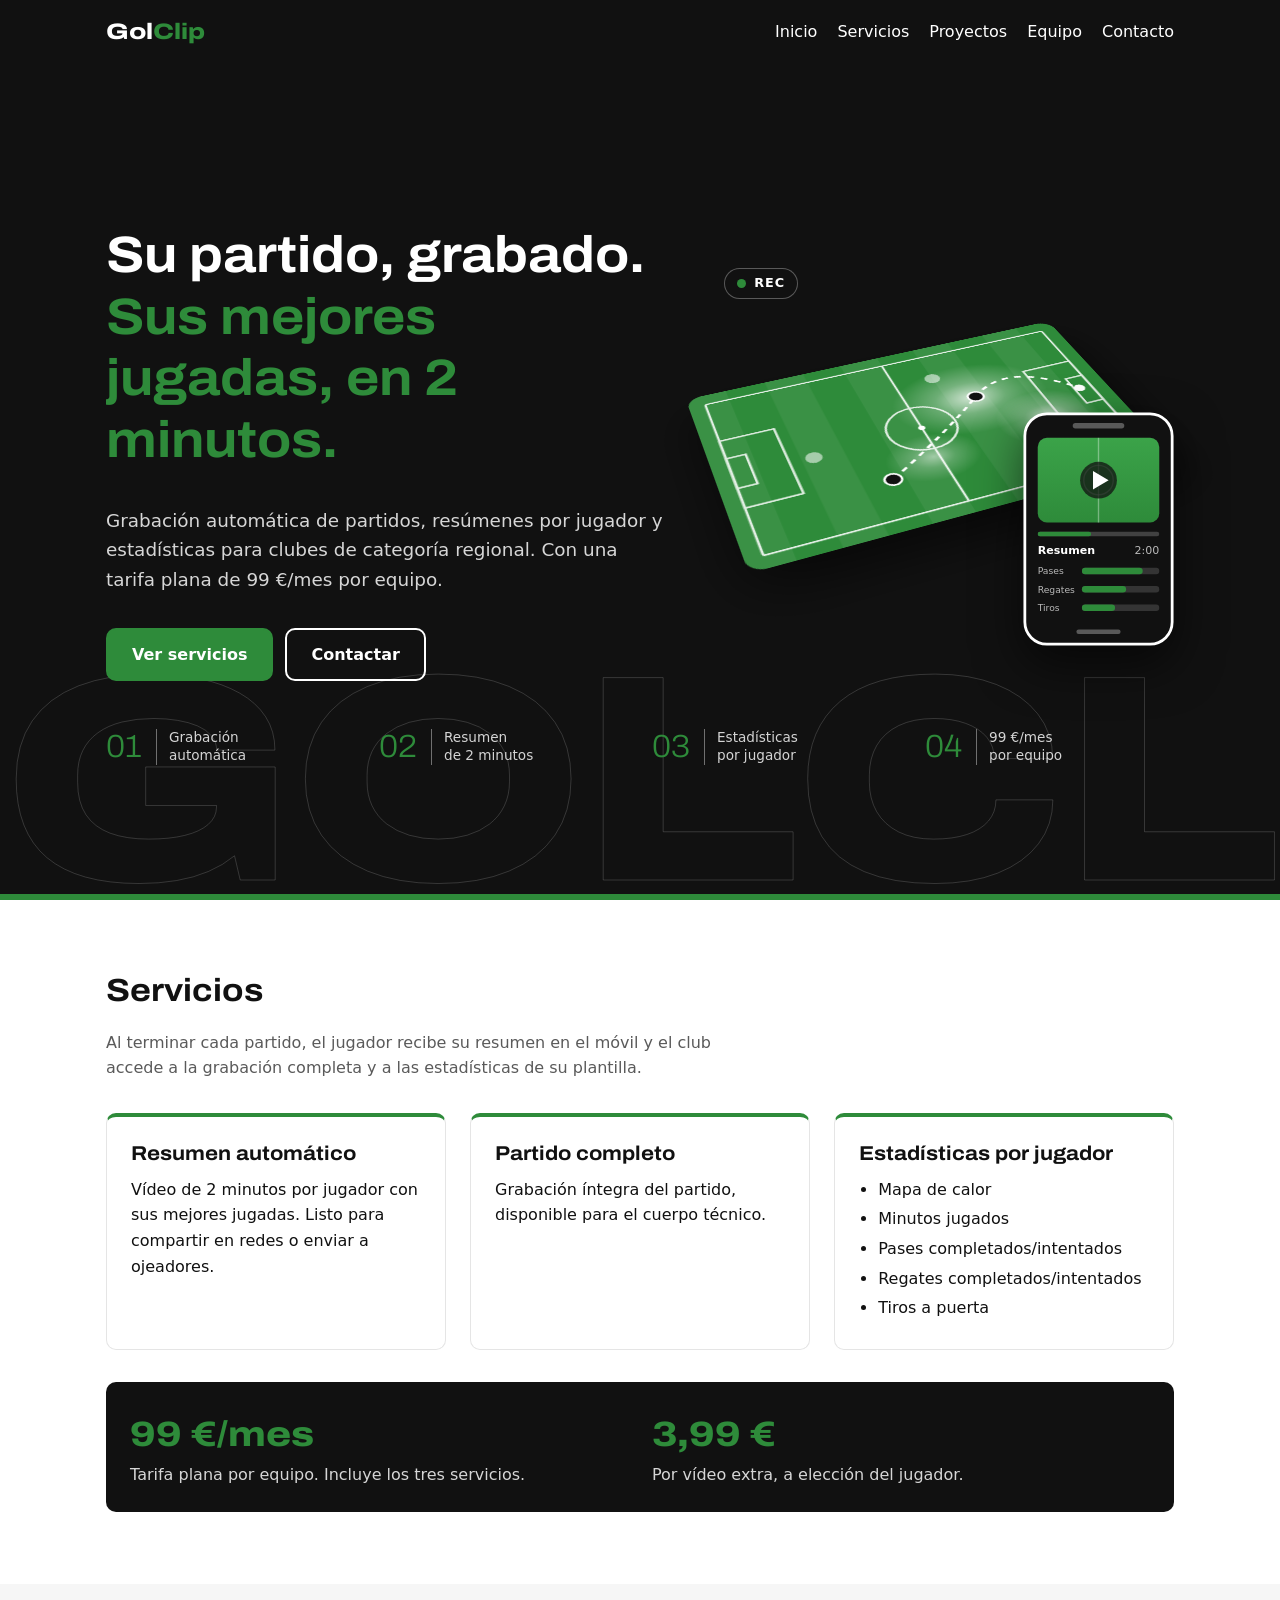
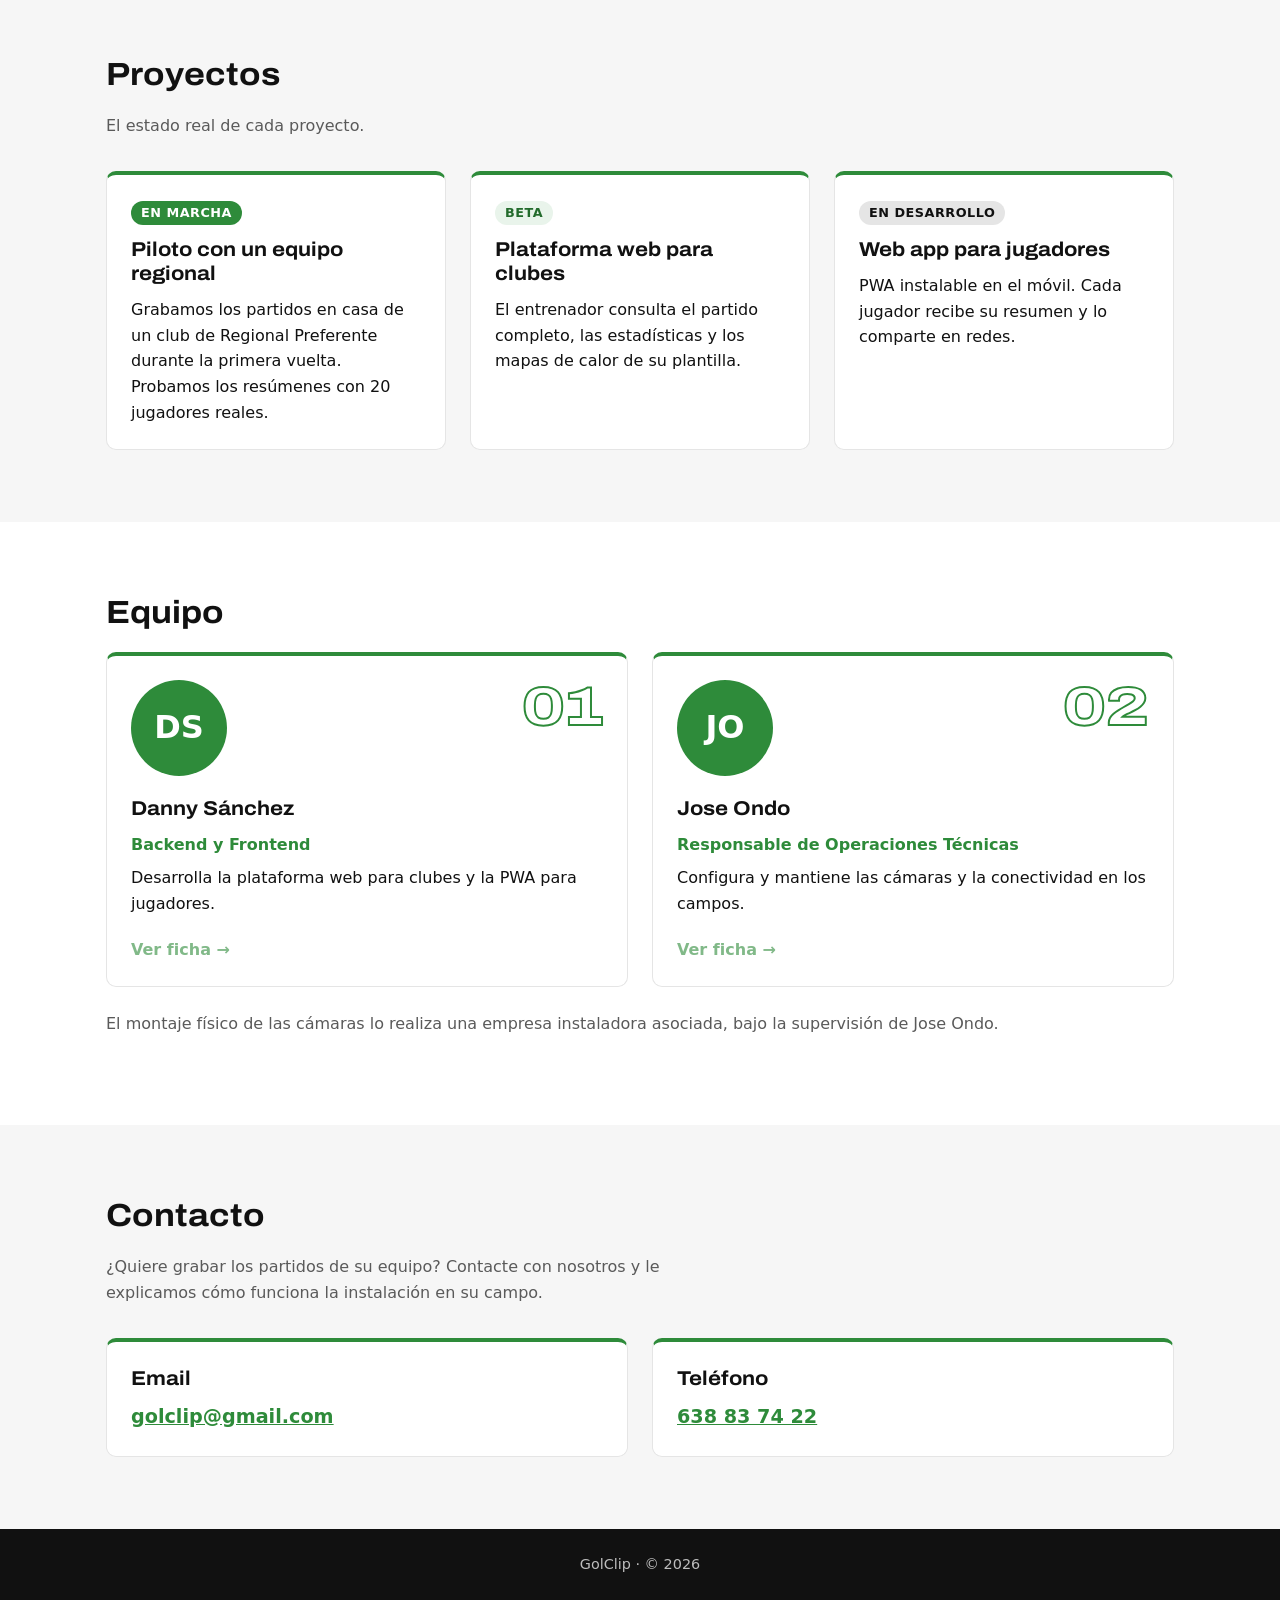
<file: index.html>
<!DOCTYPE html>
<html lang="es">
<head>
  <meta charset="UTF-8">
  <meta name="viewport" content="width=device-width, initial-scale=1.0">
  <title>GolClip · Grabación y resúmenes de partidos para fútbol regional</title>
  <meta name="description" content="Grabación automática de partidos, resúmenes de 2 minutos por jugador y estadísticas para clubes de categoría regional. Tarifa plana de 99 €/mes por equipo.">
  <link rel="preconnect" href="https://fonts.googleapis.com">
  <link rel="preconnect" href="https://fonts.gstatic.com" crossorigin>
  <link rel="stylesheet" href="https://fonts.googleapis.com/css2?family=Archivo:wdth,wght@62..125,300..800&display=swap">
  <link rel="stylesheet" href="css/estilos.css">
  <script>
    /* Oculta el inicio hasta que arranca la animación de entrada.
       Si el JS falla, a los 3 s se muestra igualmente. */
    if (!matchMedia('(prefers-reduced-motion: reduce)').matches) {
      document.documentElement.classList.add('pre');
      setTimeout(function () { document.documentElement.classList.remove('pre'); }, 3000);
    }
  </script>
  <script src="js/animaciones.js" defer></script>
</head>
<body>

  <header class="cabecera">
    <div class="contenedor">
      <a class="logo" href="#inicio">Gol<span>Clip</span></a>
      <nav aria-label="Principal">
        <ul class="menu">
          <li><a href="#inicio">Inicio</a></li>
          <li><a href="#servicios">Servicios</a></li>
          <li><a href="#proyectos">Proyectos</a></li>
          <li><a href="#equipo">Equipo</a></li>
          <li><a href="#contacto">Contacto</a></li>
        </ul>
      </nav>
    </div>
  </header>

  <main>

    <!-- ===== Inicio ===== -->
    <section id="inicio" class="hero">

      <!-- Palabra gigante de fondo: aparece letra a letra -->
      <!-- Dos copias idénticas: la pista se desplaza un 50 % y vuelve a empezar sin corte -->
      <div class="palabra" aria-hidden="true">
        <div class="palabra__pista">
          <span class="palabra__grupo"><span>G</span><span>O</span><span>L</span><span>C</span><span>L</span><span>I</span><span>P</span></span>
          <span class="palabra__grupo"><span>G</span><span>O</span><span>L</span><span>C</span><span>L</span><span>I</span><span>P</span></span>
        </div>
      </div>

      <div class="contenedor hero__rejilla">
        <div class="hero__texto">
          <h1 class="mascara"><span class="mascara__in">Su partido, grabado. <em>Sus mejores jugadas, en 2 minutos.</em></span></h1>
          <p class="mascara"><span class="mascara__in">Grabación automática de partidos, resúmenes por jugador y estadísticas para clubes de categoría regional. Con una tarifa plana de 99 €/mes por equipo.</span></p>
          <div class="botones">
            <a class="boton" href="#servicios">Ver servicios</a>
            <a class="boton boton--secundario" href="#contacto">Contactar</a>
          </div>
        </div>

        <!-- Escena: el campo gira en 3D como una cámara que pasa de vista aérea a vista de grada -->
        <div class="escena" role="img" aria-label="Campo de fútbol grabado desde la grada, con mapa de calor de un jugador y su resumen de 2 minutos en el móvil">
          <div class="escena__giro">
            <div class="escena__camara">
              <img class="escena__campo" src="img/campo.svg" width="350" height="230" alt="">
            </div>
          </div>
          <span class="escena__rec">REC</span>
          <img class="escena__movil" src="img/movil.svg" width="164" height="254" alt="">
        </div>
      </div>

      <!-- Cifras 01–04 al pie del inicio -->
      <ol class="contenedor cifras">
        <li class="cifra"><div class="cifra__in"><span class="cifra__num">01</span><span class="cifra__txt">Grabación<br>automática</span></div></li>
        <li class="cifra"><div class="cifra__in"><span class="cifra__num">02</span><span class="cifra__txt">Resumen<br>de 2 minutos</span></div></li>
        <li class="cifra"><div class="cifra__in"><span class="cifra__num">03</span><span class="cifra__txt">Estadísticas<br>por jugador</span></div></li>
        <li class="cifra"><div class="cifra__in"><span class="cifra__num">04</span><span class="cifra__txt">99 €/mes<br>por equipo</span></div></li>
      </ol>
    </section>

    <!-- ===== Servicios ===== -->
    <section id="servicios" class="seccion">
      <div class="contenedor">
        <h2 class="seccion__titulo">Servicios</h2>
        <p class="seccion__intro">Al terminar cada partido, el jugador recibe su resumen en el móvil y el club accede a la grabación completa y a las estadísticas de su plantilla.</p>

        <div class="rejilla">
          <article class="tarjeta">
            <h3>Resumen automático</h3>
            <p>Vídeo de 2 minutos por jugador con sus mejores jugadas. Listo para compartir en redes o enviar a ojeadores.</p>
          </article>

          <article class="tarjeta">
            <h3>Partido completo</h3>
            <p>Grabación íntegra del partido, disponible para el cuerpo técnico.</p>
          </article>

          <article class="tarjeta">
            <h3>Estadísticas por jugador</h3>
            <ul class="lista-datos">
              <li>Mapa de calor</li>
              <li>Minutos jugados</li>
              <li>Pases completados/intentados</li>
              <li>Regates completados/intentados</li>
              <li>Tiros a puerta</li>
            </ul>
          </article>
        </div>

        <div class="precios">
          <div class="precio">
            <span class="precio__cifra">99 €/mes</span>
            <span class="precio__detalle">Tarifa plana por equipo. Incluye los tres servicios.</span>
          </div>
          <div class="precio">
            <span class="precio__cifra">3,99 €</span>
            <span class="precio__detalle">Por vídeo extra, a elección del jugador.</span>
          </div>
        </div>
      </div>
    </section>

    <!-- ===== Proyectos ===== -->
    <section id="proyectos" class="seccion seccion--gris">
      <div class="contenedor">
        <h2 class="seccion__titulo">Proyectos</h2>
        <p class="seccion__intro">El estado real de cada proyecto.</p>

        <div class="rejilla">
          <article class="tarjeta">
            <span class="estado estado--marcha">En marcha</span>
            <h3>Piloto con un equipo regional</h3>
            <p>Grabamos los partidos en casa de un club de Regional Preferente durante la primera vuelta. Probamos los resúmenes con 20 jugadores reales.</p>
          </article>

          <article class="tarjeta">
            <span class="estado estado--beta">Beta</span>
            <h3>Plataforma web para clubes</h3>
            <p>El entrenador consulta el partido completo, las estadísticas y los mapas de calor de su plantilla.</p>
          </article>

          <article class="tarjeta">
            <span class="estado estado--desarrollo">En desarrollo</span>
            <h3>Web app para jugadores</h3>
            <p>PWA instalable en el móvil. Cada jugador recibe su resumen y lo comparte en redes.</p>
          </article>
        </div>
      </div>
    </section>

    <!-- ===== Equipo ===== -->
    <section id="equipo" class="seccion">
      <div class="contenedor">
        <h2 class="seccion__titulo">Equipo</h2>

        <div class="rejilla rejilla--2">
          <a class="tarjeta miembro" href="equipo/danny-sanchez.html">
            <div class="miembro__cabecera">
              <!-- [FOTO] Sustituir las iniciales por la foto de Danny -->
              <div class="foto foto--miembro" aria-hidden="true">DS</div>
              <span class="dorsal dorsal--peq" aria-hidden="true">01</span>
            </div>
            <h3>Danny Sánchez</h3>
            <span class="rol">Backend y Frontend</span>
            <p>Desarrolla la plataforma web para clubes y la PWA para jugadores.</p>
            <span class="miembro__ver">Ver ficha →</span>
          </a>

          <a class="tarjeta miembro" href="equipo/jose-ondo.html">
            <div class="miembro__cabecera">
              <!-- [FOTO] Sustituir las iniciales por la foto de Jose -->
              <div class="foto foto--miembro" aria-hidden="true">JO</div>
              <span class="dorsal dorsal--peq" aria-hidden="true">02</span>
            </div>
            <h3>Jose Ondo</h3>
            <span class="rol">Responsable de Operaciones Técnicas</span>
            <p>Configura y mantiene las cámaras y la conectividad en los campos.</p>
            <span class="miembro__ver">Ver ficha →</span>
          </a>
        </div>

        <p class="socio">El montaje físico de las cámaras lo realiza una empresa instaladora asociada, bajo la supervisión de Jose Ondo.</p>
      </div>
    </section>

    <!-- ===== Contacto ===== -->
    <section id="contacto" class="seccion seccion--gris">
      <div class="contenedor">
        <h2 class="seccion__titulo">Contacto</h2>
        <p class="seccion__intro">¿Quiere grabar los partidos de su equipo? Contacte con nosotros y le explicamos cómo funciona la instalación en su campo.</p>

        <div class="contacto-datos">
          <div class="tarjeta">
            <h3>Email</h3>
            <a href="mailto:golclip@gmail.com">golclip@gmail.com</a>
          </div>
          <div class="tarjeta">
            <h3>Teléfono</h3>
            <a href="tel:+34638837422">638 83 74 22</a>
          </div>
        </div>
      </div>
    </section>

  </main>

  <footer class="pie">
    <div class="contenedor">GolClip · © 2026</div>
  </footer>

</body>
</html>
</file>
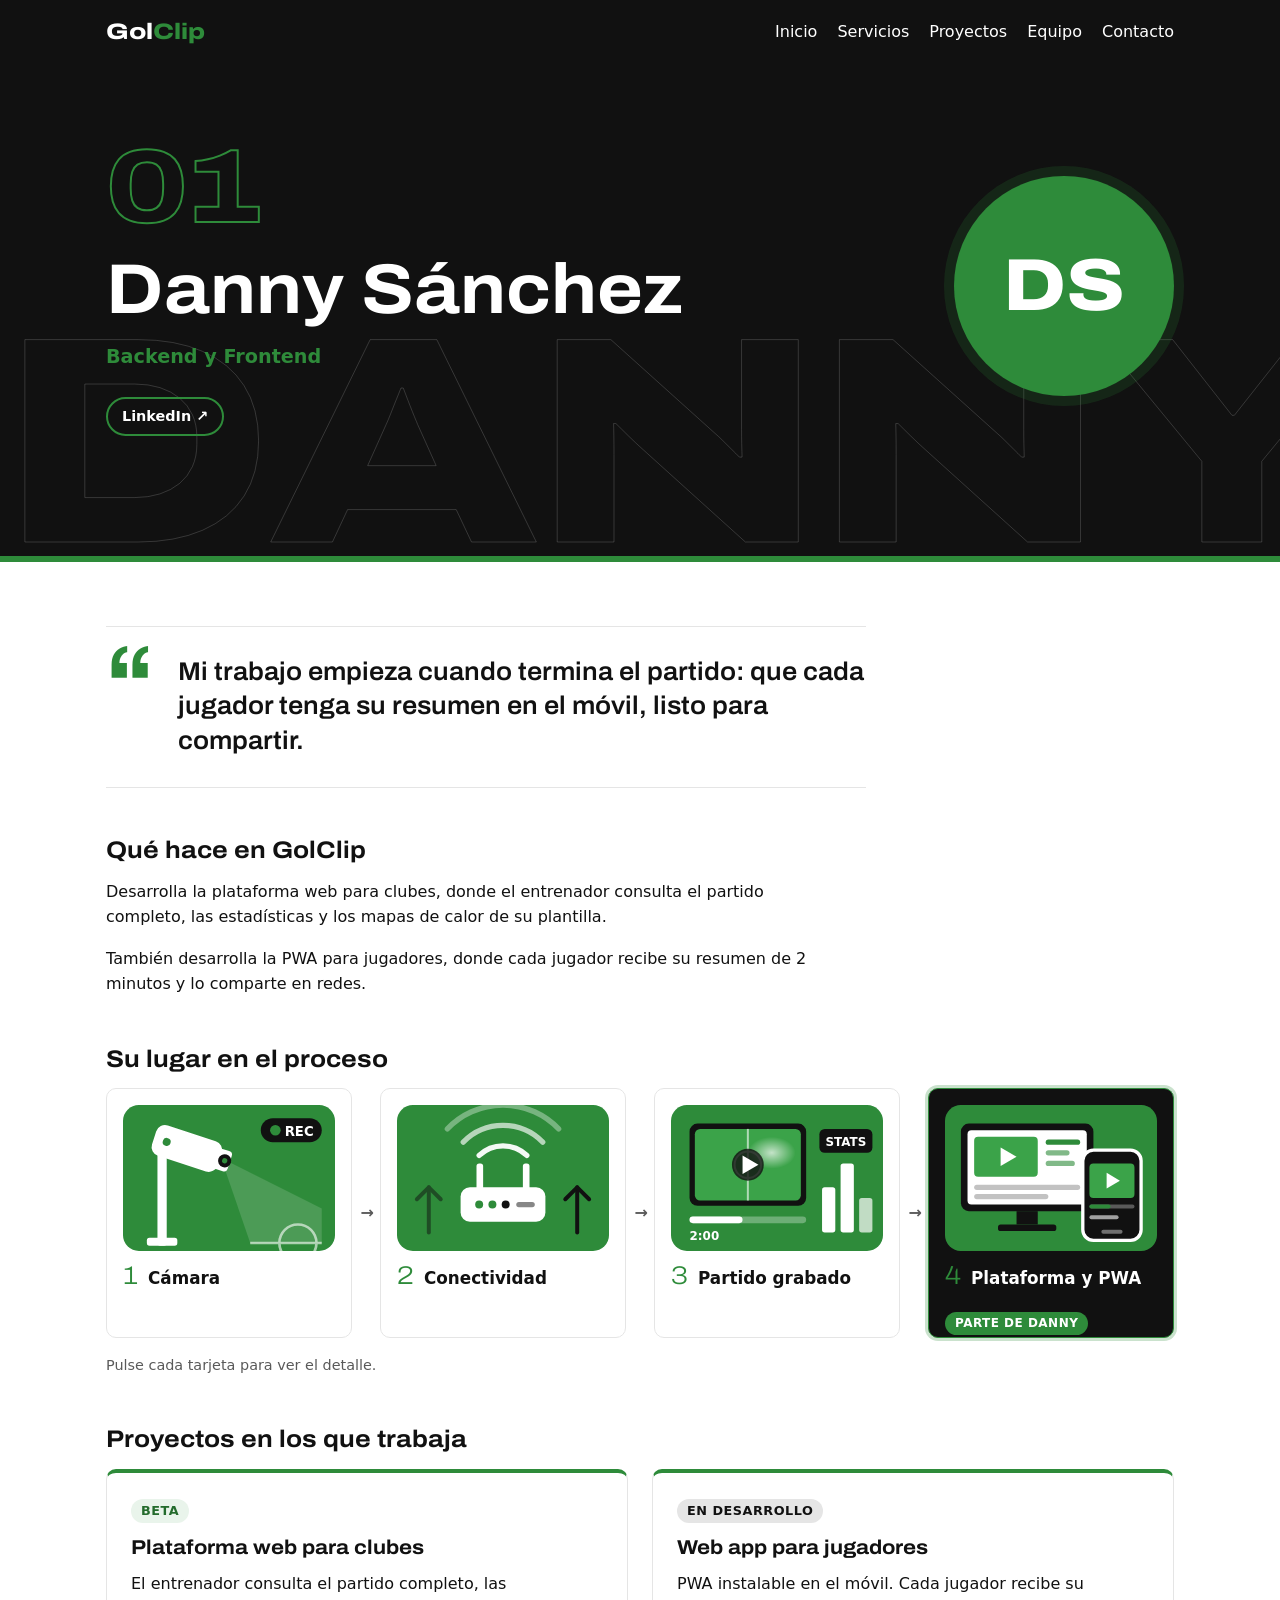
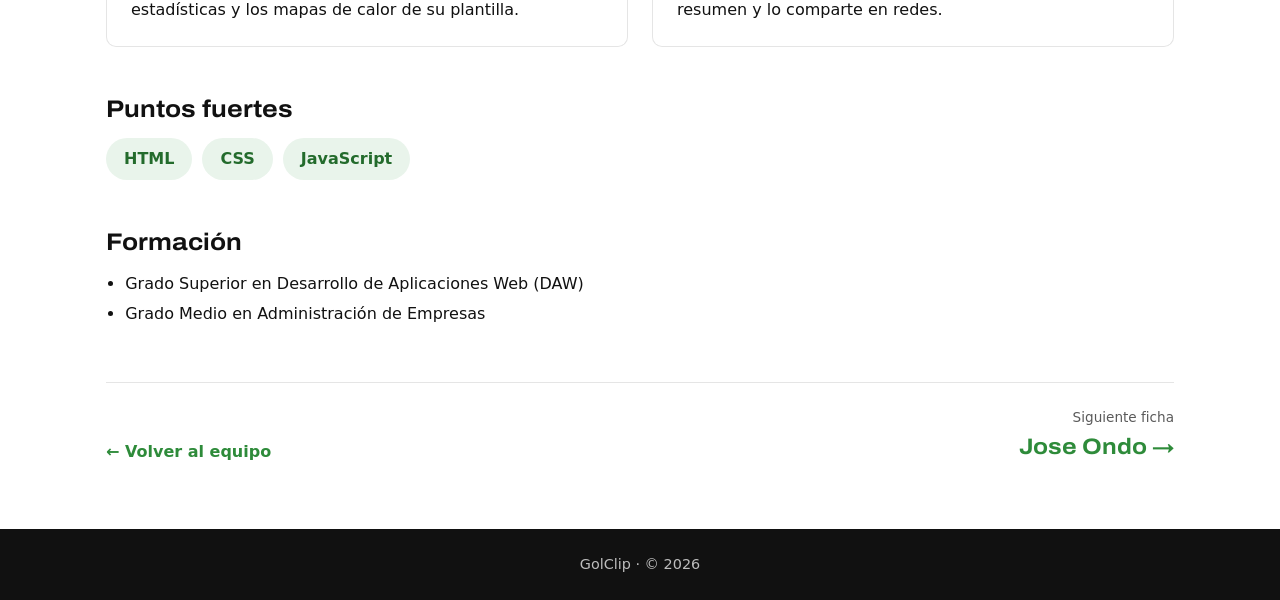
<file: equipo/danny-sanchez.html>
<!DOCTYPE html>
<html lang="es">
<head>
  <meta charset="UTF-8">
  <meta name="viewport" content="width=device-width, initial-scale=1.0">
  <title>Danny Sánchez · Equipo GolClip</title>
  <meta name="description" content="Danny Sánchez, Backend y Frontend en GolClip.">
  <link rel="preconnect" href="https://fonts.googleapis.com">
  <link rel="preconnect" href="https://fonts.gstatic.com" crossorigin>
  <link rel="stylesheet" href="https://fonts.googleapis.com/css2?family=Archivo:wdth,wght@62..125,300..800&display=swap">
  <link rel="stylesheet" href="../css/estilos.css">
  <script>
    if (!matchMedia('(prefers-reduced-motion: reduce)').matches) {
      document.documentElement.classList.add('pre');
      setTimeout(function () { document.documentElement.classList.remove('pre'); }, 3000);
    }
  </script>
  <script src="../js/animaciones.js" defer></script>
</head>
<body>

  <header class="cabecera">
    <div class="contenedor">
      <a class="logo" href="../index.html#inicio">Gol<span>Clip</span></a>
      <nav aria-label="Principal">
        <ul class="menu">
          <li><a href="../index.html#inicio">Inicio</a></li>
          <li><a href="../index.html#servicios">Servicios</a></li>
          <li><a href="../index.html#proyectos">Proyectos</a></li>
          <li><a href="../index.html#equipo">Equipo</a></li>
          <li><a href="../index.html#contacto">Contacto</a></li>
        </ul>
      </nav>
    </div>
  </header>

  <main>

    <!-- Cabecera tipo ficha de jugador -->
    <section class="ficha-hero">
      <div class="palabra" aria-hidden="true">
        <div class="palabra__pista">
          <span class="palabra__grupo"><span>D</span><span>A</span><span>N</span><span>N</span><span>Y</span></span>
          <span class="palabra__grupo"><span>D</span><span>A</span><span>N</span><span>N</span><span>Y</span></span>
        </div>
      </div>

      <div class="contenedor ficha-hero__rejilla">
        <div>
          <span class="dorsal" aria-hidden="true">01</span>
          <h1 class="mascara"><span class="mascara__in">Danny Sánchez</span></h1>
          <span class="rol">Backend y Frontend</span>
          <a class="linkedin" href="https://www.linkedin.com/in/danny-sanchez-894342303/" target="_blank" rel="noopener">LinkedIn ↗</a>
        </div>
        <!-- [FOTO] Sustituir las iniciales por la foto de Danny -->
        <div class="foto foto--ficha" aria-hidden="true">DS</div>
      </div>
    </section>

    <div class="contenedor ficha">

      <blockquote class="cita">
        <p>Mi trabajo empieza cuando termina el partido: que cada jugador tenga su resumen en el móvil, listo para compartir.</p>
      </blockquote>

      <section class="ficha__bloque">
        <h2>Qué hace en GolClip</h2>
        <p>Desarrolla la plataforma web para clubes, donde el entrenador consulta el partido completo, las estadísticas y los mapas de calor de su plantilla.</p>
        <p>También desarrolla la PWA para jugadores, donde cada jugador recibe su resumen de 2 minutos y lo comparte en redes.</p>
      </section>

      <section class="ficha__bloque ficha__bloque--ancho">
        <h2>Su lugar en el proceso</h2>
        <ol class="proceso">
          <li class="paso" tabindex="0">
            <div class="paso__giro">
              <div class="paso__cara paso__cara--frente" aria-hidden="true">
                <img class="paso__img" src="../img/paso-camara.svg" alt="" width="160" height="110">
                <span class="paso__titulo"><span class="paso__num">1</span>Cámara</span>
              </div>
              <div class="paso__cara paso__cara--dorso">
                <span class="paso__num">1</span>
                <strong class="paso__nombre">Cámara</strong>
                <span class="paso__desc">Graba el partido en el campo.</span>
              </div>
            </div>
          </li>
          <li class="paso" tabindex="0">
            <div class="paso__giro">
              <div class="paso__cara paso__cara--frente" aria-hidden="true">
                <img class="paso__img" src="../img/paso-conectividad.svg" alt="" width="160" height="110">
                <span class="paso__titulo"><span class="paso__num">2</span>Conectividad</span>
              </div>
              <div class="paso__cara paso__cara--dorso">
                <span class="paso__num">2</span>
                <strong class="paso__nombre">Conectividad</strong>
                <span class="paso__desc">Envía la grabación desde el campo.</span>
              </div>
            </div>
          </li>
          <li class="paso" tabindex="0">
            <div class="paso__giro">
              <div class="paso__cara paso__cara--frente" aria-hidden="true">
                <img class="paso__img" src="../img/paso-partido.svg" alt="" width="160" height="110">
                <span class="paso__titulo"><span class="paso__num">3</span>Partido grabado</span>
              </div>
              <div class="paso__cara paso__cara--dorso">
                <span class="paso__num">3</span>
                <strong class="paso__nombre">Partido grabado</strong>
                <span class="paso__desc">Partido completo, resúmenes y estadísticas.</span>
              </div>
            </div>
          </li>
          <li class="paso paso--activo" tabindex="0">
            <div class="paso__giro">
              <div class="paso__cara paso__cara--frente" aria-hidden="true">
                <img class="paso__img" src="../img/paso-pantallas.svg" alt="" width="160" height="110">
                <span class="paso__titulo"><span class="paso__num">4</span>Plataforma y PWA</span>
                <span class="paso__suyo">Parte de Danny</span>
              </div>
              <div class="paso__cara paso__cara--dorso">
                <span class="paso__num">4</span>
                <strong class="paso__nombre">Plataforma y PWA</strong>
                <span class="paso__desc">El club y el jugador lo ven en su pantalla.</span>
                <span class="paso__suyo">Parte de Danny</span>
              </div>
            </div>
          </li>
        </ol>
        <p class="proceso__pista">Pulse cada tarjeta para ver el detalle.</p>
      </section>

      <section class="ficha__bloque ficha__bloque--ancho">
        <h2>Proyectos en los que trabaja</h2>
        <div class="rejilla rejilla--2">
          <article class="tarjeta">
            <span class="estado estado--beta">Beta</span>
            <h3>Plataforma web para clubes</h3>
            <p>El entrenador consulta el partido completo, las estadísticas y los mapas de calor de su plantilla.</p>
          </article>
          <article class="tarjeta">
            <span class="estado estado--desarrollo">En desarrollo</span>
            <h3>Web app para jugadores</h3>
            <p>PWA instalable en el móvil. Cada jugador recibe su resumen y lo comparte en redes.</p>
          </article>
        </div>
      </section>

      <section class="ficha__bloque">
        <h2>Puntos fuertes</h2>
        <ul class="etiquetas">
          <li>HTML</li>
          <li>CSS</li>
          <li>JavaScript</li>
        </ul>
      </section>

      <section class="ficha__bloque">
        <h2>Formación</h2>
        <ul class="lista-datos">
          <li>Grado Superior en Desarrollo de Aplicaciones Web (DAW)</li>
          <li>Grado Medio en Administración de Empresas</li>
        </ul>
      </section>

      <nav class="ficha-nav" aria-label="Fichas del equipo">
        <a class="volver" href="../index.html#equipo">← Volver al equipo</a>
        <a class="siguiente" href="jose-ondo.html"><span>Siguiente ficha</span>Jose Ondo →</a>
      </nav>
    </div>
  </main>

  <footer class="pie">
    <div class="contenedor">GolClip · © 2026</div>
  </footer>

</body>
</html>
</file>
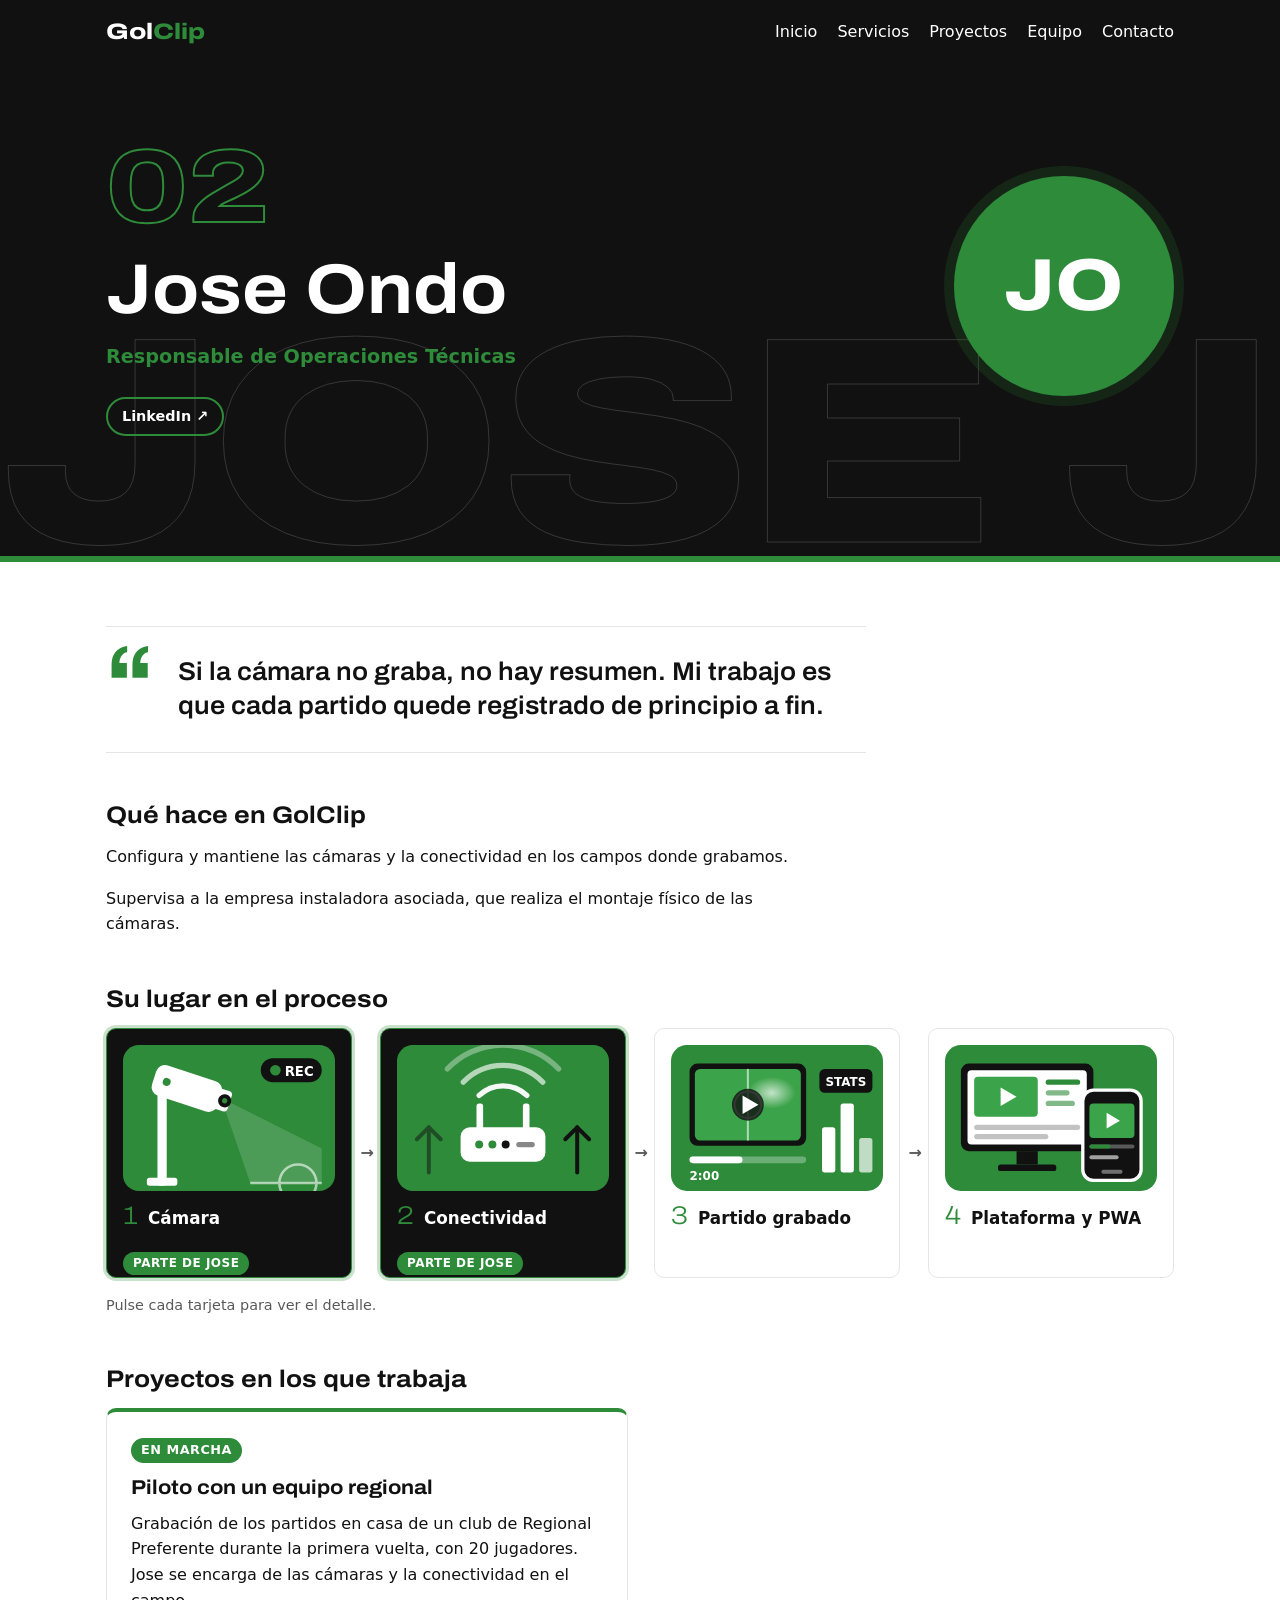
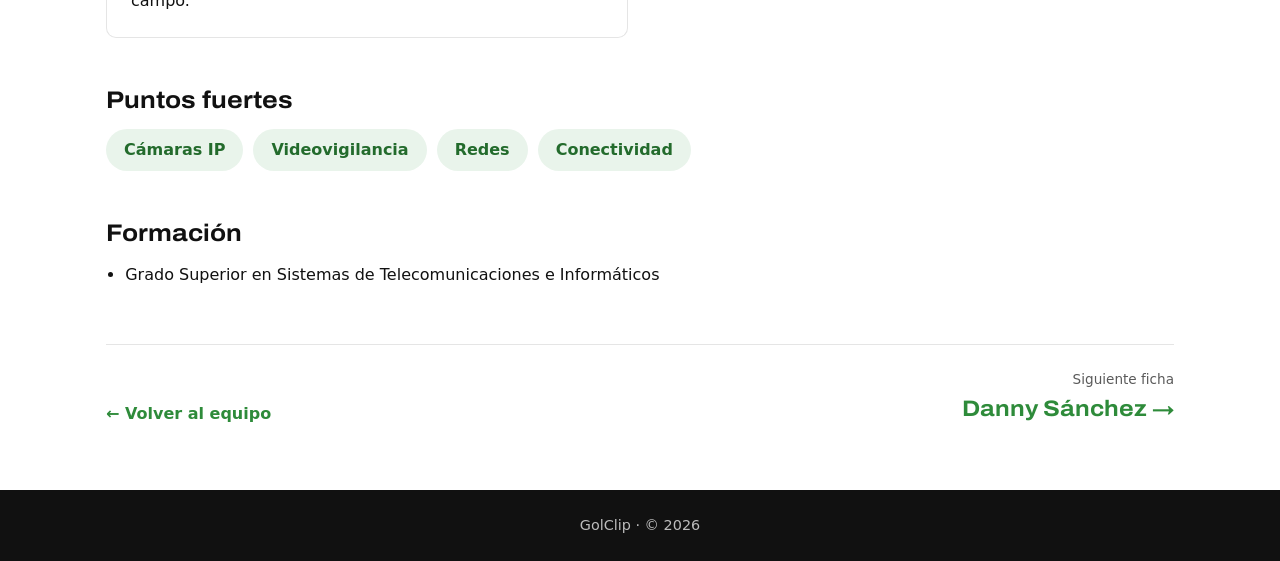
<file: equipo/jose-ondo.html>
<!DOCTYPE html>
<html lang="es">
<head>
  <meta charset="UTF-8">
  <meta name="viewport" content="width=device-width, initial-scale=1.0">
  <title>Jose Ondo · Equipo GolClip</title>
  <meta name="description" content="Jose Ondo, Responsable de Operaciones Técnicas en GolClip.">
  <link rel="preconnect" href="https://fonts.googleapis.com">
  <link rel="preconnect" href="https://fonts.gstatic.com" crossorigin>
  <link rel="stylesheet" href="https://fonts.googleapis.com/css2?family=Archivo:wdth,wght@62..125,300..800&display=swap">
  <link rel="stylesheet" href="../css/estilos.css">
  <script>
    if (!matchMedia('(prefers-reduced-motion: reduce)').matches) {
      document.documentElement.classList.add('pre');
      setTimeout(function () { document.documentElement.classList.remove('pre'); }, 3000);
    }
  </script>
  <script src="../js/animaciones.js" defer></script>
</head>
<body>

  <header class="cabecera">
    <div class="contenedor">
      <a class="logo" href="../index.html#inicio">Gol<span>Clip</span></a>
      <nav aria-label="Principal">
        <ul class="menu">
          <li><a href="../index.html#inicio">Inicio</a></li>
          <li><a href="../index.html#servicios">Servicios</a></li>
          <li><a href="../index.html#proyectos">Proyectos</a></li>
          <li><a href="../index.html#equipo">Equipo</a></li>
          <li><a href="../index.html#contacto">Contacto</a></li>
        </ul>
      </nav>
    </div>
  </header>

  <main>

    <!-- Cabecera tipo ficha de jugador -->
    <section class="ficha-hero">
      <div class="palabra" aria-hidden="true">
        <div class="palabra__pista">
          <span class="palabra__grupo"><span>J</span><span>O</span><span>S</span><span>E</span></span>
          <span class="palabra__grupo"><span>J</span><span>O</span><span>S</span><span>E</span></span>
        </div>
      </div>

      <div class="contenedor ficha-hero__rejilla">
        <div>
          <span class="dorsal" aria-hidden="true">02</span>
          <h1 class="mascara"><span class="mascara__in">Jose Ondo</span></h1>
          <span class="rol">Responsable de Operaciones Técnicas</span>
          <a class="linkedin" href="https://www.linkedin.com/in/joseondo" target="_blank" rel="noopener">LinkedIn ↗</a>
        </div>
        <!-- [FOTO] Sustituir las iniciales por la foto de Jose -->
        <div class="foto foto--ficha" aria-hidden="true">JO</div>
      </div>
    </section>

    <div class="contenedor ficha">

      <blockquote class="cita">
        <p>Si la cámara no graba, no hay resumen. Mi trabajo es que cada partido quede registrado de principio a fin.</p>
      </blockquote>

      <section class="ficha__bloque">
        <h2>Qué hace en GolClip</h2>
        <p>Configura y mantiene las cámaras y la conectividad en los campos donde grabamos.</p>
        <p>Supervisa a la empresa instaladora asociada, que realiza el montaje físico de las cámaras.</p>
      </section>

      <section class="ficha__bloque ficha__bloque--ancho">
        <h2>Su lugar en el proceso</h2>
        <ol class="proceso">
          <li class="paso paso--activo" tabindex="0">
            <div class="paso__giro">
              <div class="paso__cara paso__cara--frente" aria-hidden="true">
                <img class="paso__img" src="../img/paso-camara.svg" alt="" width="160" height="110">
                <span class="paso__titulo"><span class="paso__num">1</span>Cámara</span>
                <span class="paso__suyo">Parte de Jose</span>
              </div>
              <div class="paso__cara paso__cara--dorso">
                <span class="paso__num">1</span>
                <strong class="paso__nombre">Cámara</strong>
                <span class="paso__desc">Graba el partido en el campo.</span>
                <span class="paso__suyo">Parte de Jose</span>
              </div>
            </div>
          </li>
          <li class="paso paso--activo" tabindex="0">
            <div class="paso__giro">
              <div class="paso__cara paso__cara--frente" aria-hidden="true">
                <img class="paso__img" src="../img/paso-conectividad.svg" alt="" width="160" height="110">
                <span class="paso__titulo"><span class="paso__num">2</span>Conectividad</span>
                <span class="paso__suyo">Parte de Jose</span>
              </div>
              <div class="paso__cara paso__cara--dorso">
                <span class="paso__num">2</span>
                <strong class="paso__nombre">Conectividad</strong>
                <span class="paso__desc">Envía la grabación desde el campo.</span>
                <span class="paso__suyo">Parte de Jose</span>
              </div>
            </div>
          </li>
          <li class="paso" tabindex="0">
            <div class="paso__giro">
              <div class="paso__cara paso__cara--frente" aria-hidden="true">
                <img class="paso__img" src="../img/paso-partido.svg" alt="" width="160" height="110">
                <span class="paso__titulo"><span class="paso__num">3</span>Partido grabado</span>
              </div>
              <div class="paso__cara paso__cara--dorso">
                <span class="paso__num">3</span>
                <strong class="paso__nombre">Partido grabado</strong>
                <span class="paso__desc">Partido completo, resúmenes y estadísticas.</span>
              </div>
            </div>
          </li>
          <li class="paso" tabindex="0">
            <div class="paso__giro">
              <div class="paso__cara paso__cara--frente" aria-hidden="true">
                <img class="paso__img" src="../img/paso-pantallas.svg" alt="" width="160" height="110">
                <span class="paso__titulo"><span class="paso__num">4</span>Plataforma y PWA</span>
              </div>
              <div class="paso__cara paso__cara--dorso">
                <span class="paso__num">4</span>
                <strong class="paso__nombre">Plataforma y PWA</strong>
                <span class="paso__desc">El club y el jugador lo ven en su pantalla.</span>
              </div>
            </div>
          </li>
        </ol>
        <p class="proceso__pista">Pulse cada tarjeta para ver el detalle.</p>
      </section>

      <section class="ficha__bloque ficha__bloque--ancho">
        <h2>Proyectos en los que trabaja</h2>
        <div class="rejilla rejilla--2">
          <article class="tarjeta">
            <span class="estado estado--marcha">En marcha</span>
            <h3>Piloto con un equipo regional</h3>
            <p>Grabación de los partidos en casa de un club de Regional Preferente durante la primera vuelta, con 20 jugadores. Jose se encarga de las cámaras y la conectividad en el campo.</p>
          </article>
        </div>
      </section>

      <section class="ficha__bloque">
        <h2>Puntos fuertes</h2>
        <ul class="etiquetas">
          <li>Cámaras IP</li>
          <li>Videovigilancia</li>
          <li>Redes</li>
          <li>Conectividad</li>
        </ul>
      </section>

      <section class="ficha__bloque">
        <h2>Formación</h2>
        <ul class="lista-datos">
          <li>Grado Superior en Sistemas de Telecomunicaciones e Informáticos</li>
        </ul>
      </section>

      <nav class="ficha-nav" aria-label="Fichas del equipo">
        <a class="volver" href="../index.html#equipo">← Volver al equipo</a>
        <a class="siguiente" href="danny-sanchez.html"><span>Siguiente ficha</span>Danny Sánchez →</a>
      </nav>
    </div>
  </main>

  <footer class="pie">
    <div class="contenedor">GolClip · © 2026</div>
  </footer>

</body>
</html>
</file>
<file: css/estilos.css>
/* ==========================================================
   GolClip · estilos compartidos (index + fichas del equipo)
   ========================================================== */

:root {
  --verde: #2E8B3A;
  --verde-oscuro: #236B2C;
  --verde-suave: #E9F4EB;
  --negro: #111111;
  --gris: #5A5A5A;
  --gris-claro: #E5E5E5;
  --blanco: #FFFFFF;

  --ancho-max: 1100px;
  --radio: 10px;
  --alto-cabecera: 64px;
  --ease-out: cubic-bezier(.16, 1, .3, 1);
}

/* ---------- Base ---------- */

*,
*::before,
*::after {
  box-sizing: border-box;
}

html {
  scroll-behavior: smooth;
  scroll-padding-top: var(--alto-cabecera);
}

body {
  margin: 0;
  font-family: system-ui, -apple-system, "Segoe UI", Roboto, Arial, sans-serif;
  font-size: 1rem;
  line-height: 1.6;
  color: var(--negro);
  background: var(--blanco);
}

h1, h2, h3 {
  font-family: "Archivo", system-ui, sans-serif;
  font-stretch: 110%;
  line-height: 1.2;
  margin: 0 0 0.6em;
}

p {
  margin: 0 0 1em;
}

a {
  color: var(--verde);
}

a:hover {
  color: var(--verde-oscuro);
}

.contenedor {
  max-width: var(--ancho-max);
  margin: 0 auto;
  padding: 0 16px;
}

/* ---------- Cabecera ---------- */

.cabecera {
  position: sticky;
  top: 0;
  z-index: 10;
  background: var(--negro);
}

.cabecera .contenedor {
  display: flex;
  align-items: center;
  justify-content: space-between;
  gap: 16px;
  min-height: var(--alto-cabecera);
}

.logo {
  font-family: "Archivo", system-ui, sans-serif;
  font-stretch: 125%;
  font-size: 1.4rem;
  font-weight: 800;
  color: var(--blanco);
  text-decoration: none;
}

.logo span {
  color: var(--verde);
}

.logo:hover {
  color: var(--blanco);
}

.menu {
  display: flex;
  flex-wrap: wrap;
  gap: 4px 20px;
  margin: 0;
  padding: 0;
  list-style: none;
}

.menu li {
  overflow: hidden; /* máscara para la entrada de cada enlace */
}

.menu a {
  display: inline-block;
  padding: 6px 0;
  color: var(--blanco);
  text-decoration: none;
  font-weight: 500;
}

.menu a:hover {
  color: var(--verde);
}

/* ---------- Secciones ---------- */

.seccion {
  padding: 72px 0;
}

.seccion--gris {
  background: #F6F6F6;
}

.seccion__titulo {
  font-size: 2rem;
}

.seccion__intro {
  max-width: 640px;
  color: var(--gris);
  margin-bottom: 32px;
}

/* ---------- Inicio (hero) ---------- */

.hero {
  position: relative;
  overflow: hidden;
  display: flex;
  flex-direction: column;
  justify-content: center;
  gap: 48px;
  min-height: calc(100vh - var(--alto-cabecera));
  min-height: calc(100svh - var(--alto-cabecera));
  padding: 64px 0 32px;
  background: var(--negro);
  color: var(--blanco);
  border-bottom: 6px solid var(--verde);
}

.hero__rejilla {
  position: relative;
  z-index: 1;
  display: grid;
  grid-template-columns: minmax(0, 1.1fr) minmax(0, 0.9fr);
  align-items: center;
  gap: 48px;
  width: 100%;
}

.hero h1 {
  font-size: clamp(2rem, 5vw, 3.2rem);
  font-weight: 700;
  max-width: 760px;
}

.hero h1 em {
  font-style: normal;
  color: var(--verde);
}

.hero p {
  font-size: 1.15rem;
  max-width: 640px;
  color: #D6D6D6;
  margin-bottom: 32px;
}

/* Máscara: el texto se desliza desde detrás de su propio borde */
.mascara {
  overflow: hidden;
  padding-bottom: 0.08em;
}

.mascara__in {
  display: block;
}

/* Palabra gigante de fondo */
.palabra {
  position: absolute;
  z-index: 0;
  left: 0;
  bottom: -0.12em;
  font-family: "Archivo", system-ui, sans-serif;
  font-stretch: 125%;
  font-weight: 800;
  font-size: 23vw;
  line-height: 1;
  letter-spacing: -0.03em;
  white-space: nowrap;
  color: transparent;
  -webkit-text-stroke: 1px rgba(255, 255, 255, 0.16);
  pointer-events: none;
  user-select: none;
}

/* Desplazamiento continuo hacia la izquierda */
.palabra__pista {
  display: flex;
  width: max-content;
  animation: desfile-palabra 25s linear infinite;
}

.palabra__grupo {
  display: flex;
  padding-right: 0.25em; /* separación entre una copia y la siguiente */
}

.palabra__grupo span {
  display: inline-block;
}

@keyframes desfile-palabra {
  from { transform: translateX(0); }
  to   { transform: translateX(-50%); }
}

/* Escena 3D: el campo hace de "cámara" que gira */
.escena {
  position: relative;
  justify-self: end;
  width: 100%;
  max-width: 500px;
  aspect-ratio: 500 / 420;
  perspective: 1100px;
  perspective-origin: 50% 30%;
}

.escena__giro,
.escena__camara {
  position: absolute;
  inset: 6% 8% 16% 0;
  transform-style: preserve-3d;
}

.escena__giro {
  inset: 0;
}

.escena__camara {
  transform: rotateX(56deg) rotateZ(-22deg);
}

.escena__campo {
  display: block;
  width: 100%;
  height: auto;
  filter: drop-shadow(0 30px 30px rgba(0, 0, 0, 0.55));
}

.escena__movil {
  position: absolute;
  right: 0;
  bottom: 0;
  width: 33%;
  height: auto;
  filter: drop-shadow(0 18px 24px rgba(0, 0, 0, 0.6));
}

.escena__rec {
  position: absolute;
  top: 2%;
  left: 2%;
  display: inline-flex;
  align-items: center;
  gap: 8px;
  padding: 4px 12px;
  border: 1px solid rgba(255, 255, 255, 0.3);
  border-radius: 999px;
  background: var(--negro);
  font-size: 0.8rem;
  font-weight: 700;
  letter-spacing: 0.08em;
}

.escena__rec::before {
  content: "";
  width: 9px;
  height: 9px;
  border-radius: 50%;
  background: var(--verde);
}

/* Cifras 01–04 */
.cifras {
  position: relative;
  z-index: 1;
  display: grid;
  grid-template-columns: repeat(4, 1fr);
  gap: 24px;
  width: 100%;
  margin-top: 0;
  margin-bottom: 0;
  list-style: none;
}

.cifra {
  overflow: hidden; /* máscara */
}

.cifra__in {
  display: flex;
  align-items: center;
  gap: 14px;
}

.cifra__num {
  font-family: "Archivo", system-ui, sans-serif;
  font-stretch: 104%;
  font-weight: 300;
  font-size: 2rem;
  line-height: 1;
  color: var(--verde);
}

.cifra__txt {
  padding-left: 12px;
  border-left: 1px solid rgba(255, 255, 255, 0.4);
  font-size: 0.85rem;
  line-height: 1.3;
  color: rgba(255, 255, 255, 0.82);
}

/* Estado previo a la animación de entrada (lo pone el script del <head>) */
.pre .hero,
.pre .ficha-hero,
.pre .menu {
  visibility: hidden;
}

/* Elementos que esperan a entrar en pantalla (lo pone animaciones.js) */
.revelar-pendiente {
  opacity: 0;
}

/* ---------- Botones ---------- */

.botones {
  display: flex;
  flex-wrap: wrap;
  gap: 12px;
}

.boton {
  display: inline-block;
  padding: 12px 24px;
  border-radius: var(--radio);
  border: 2px solid var(--verde);
  background: var(--verde);
  color: var(--blanco);
  font-weight: 600;
  text-decoration: none;
}

.boton:hover {
  background: var(--verde-oscuro);
  border-color: var(--verde-oscuro);
  color: var(--blanco);
}

.boton--secundario {
  background: transparent;
  color: var(--blanco);
  border-color: var(--blanco);
}

.boton--secundario:hover {
  background: var(--blanco);
  border-color: var(--blanco);
  color: var(--negro);
}

/* ---------- Tarjetas ---------- */

.rejilla {
  display: grid;
  grid-template-columns: repeat(3, 1fr);
  gap: 24px;
}

.rejilla--2 {
  grid-template-columns: repeat(2, 1fr);
}

.tarjeta {
  background: var(--blanco);
  border: 1px solid var(--gris-claro);
  border-top: 4px solid var(--verde);
  border-radius: var(--radio);
  padding: 24px;
  transition: transform 0.9s var(--ease-out), box-shadow 0.9s var(--ease-out);
}

.tarjeta:hover {
  transform: translateY(-4px) scale(1.02);
  box-shadow: 0 14px 30px rgba(17, 17, 17, 0.12);
}

.tarjeta h3 {
  font-size: 1.25rem;
}

.tarjeta p:last-child {
  margin-bottom: 0;
}

.lista-datos {
  margin: 0;
  padding-left: 1.2em;
}

.lista-datos li {
  margin-bottom: 4px;
}

/* ---------- Precios ---------- */

.precios {
  display: flex;
  flex-wrap: wrap;
  gap: 24px;
  margin-top: 32px;
  padding: 24px;
  border-radius: var(--radio);
  background: var(--negro);
  color: var(--blanco);
}

.precio {
  flex: 1 1 240px;
}

.precio__cifra {
  display: block;
  font-family: "Archivo", system-ui, sans-serif;
  font-stretch: 115%;
  font-size: 2.2rem;
  font-weight: 800;
  color: var(--verde);
}

.precio__detalle {
  color: #D6D6D6;
}

/* ---------- Etiquetas de estado ---------- */

.estado {
  display: inline-block;
  margin-bottom: 12px;
  padding: 2px 10px;
  border-radius: 999px;
  font-size: 0.8rem;
  font-weight: 700;
  text-transform: uppercase;
  letter-spacing: 0.04em;
}

.estado--marcha {
  background: var(--verde);
  color: var(--blanco);
}

.estado--beta {
  background: var(--verde-suave);
  color: var(--verde-oscuro);
}

.estado--desarrollo {
  background: var(--gris-claro);
  color: var(--negro);
}

/* ---------- Equipo ---------- */

/* Tarjeta de miembro en la portada (toda la tarjeta es un enlace) */
.miembro {
  display: block;
  color: var(--negro);
  text-decoration: none;
}

.miembro:hover {
  color: var(--negro);
  border-color: var(--verde);
}

.miembro__cabecera {
  display: flex;
  justify-content: space-between;
  align-items: flex-start;
  margin-bottom: 20px;
}

.miembro__ver {
  display: inline-block;
  margin-top: 4px;
  color: var(--verde);
  font-weight: 600;
  opacity: 0.6;
  transition: opacity 0.4s, transform 0.6s var(--ease-out);
}

.miembro:hover .miembro__ver,
.miembro:focus-visible .miembro__ver {
  opacity: 1;
  transform: translateX(6px);
}

/* Dorsal: número grande solo con contorno verde */
.dorsal {
  display: block;
  font-family: "Archivo", system-ui, sans-serif;
  font-stretch: 125%;
  font-weight: 800;
  font-size: clamp(3.5rem, 9vw, 6.5rem);
  line-height: 1;
  color: transparent;
  -webkit-text-stroke: 2px var(--verde);
}

.dorsal--peq {
  font-size: 3.4rem;
}

.foto {
  flex: 0 0 auto;
  display: flex;
  align-items: center;
  justify-content: center;
  width: 80px;
  height: 80px;
  border-radius: 50%;
  background: var(--verde);
  color: var(--blanco);
  font-size: 1.6rem;
  font-weight: 800;
}

.foto--miembro {
  width: 96px;
  height: 96px;
  font-size: 2rem;
}

.foto--ficha {
  width: 220px;
  height: 220px;
  font-family: "Archivo", system-ui, sans-serif;
  font-stretch: 115%;
  font-size: 4.6rem;
  box-shadow: 0 0 0 10px rgba(46, 139, 58, 0.18);
}

.rol {
  display: block;
  margin-bottom: 8px;
  color: var(--verde);
  font-weight: 600;
}

.socio {
  margin-top: 24px;
  color: var(--gris);
}

/* ---------- Ficha individual ---------- */

/* Cabecera oscura tipo "ficha de jugador" */
.ficha-hero {
  position: relative;
  overflow: hidden;
  padding: 72px 0 120px;
  background: var(--negro);
  color: var(--blanco);
  border-bottom: 6px solid var(--verde);
}

.ficha-hero__rejilla {
  position: relative;
  z-index: 1;
  display: grid;
  grid-template-columns: minmax(0, 1fr) auto;
  align-items: center;
  gap: 40px;
}

.ficha-hero h1 {
  font-size: clamp(2.4rem, 6vw, 4.4rem);
  font-weight: 700;
  margin: 8px 0 4px;
}

.ficha-hero .rol {
  font-size: 1.2rem;
  margin-bottom: 20px;
}

.ficha-hero .linkedin {
  color: var(--blanco);
}

.ficha {
  padding: 64px 16px;
}

.ficha__bloque {
  max-width: 720px;
  margin-bottom: 48px;
}

.ficha__bloque--ancho {
  max-width: none;
}

/* Esquema del proceso: cámara → conectividad → partido → pantalla */
.proceso {
  display: grid;
  grid-template-columns: repeat(4, 1fr);
  gap: 28px;
  margin: 0;
  padding: 0;
  list-style: none;
}

/* Cada paso es una tarjeta que gira: frente = ilustración, dorso = texto */
.paso {
  position: relative;
  min-height: 250px;
  perspective: 1000px;
  cursor: pointer;
  border-radius: var(--radio);
}

.paso:focus-visible {
  outline: 3px solid var(--verde);
  outline-offset: 4px;
}

.paso__giro {
  position: absolute;
  inset: 0;
  transform-style: preserve-3d;
  transition: transform 0.8s var(--ease-out);
}

.paso.girada .paso__giro {
  transform: rotateY(180deg);
}

.paso__cara {
  position: absolute;
  inset: 0;
  display: flex;
  flex-direction: column;
  gap: 4px;
  padding: 16px;
  border: 1px solid var(--gris-claro);
  border-radius: var(--radio);
  background: var(--blanco);
  -webkit-backface-visibility: hidden;
  backface-visibility: hidden;
}

.paso__cara--frente {
  gap: 12px;
}

.paso__cara--dorso {
  justify-content: center;
  padding: 20px;
  transform: rotateY(180deg);
}

.paso__img {
  display: block;
  width: 100%;
  height: auto;
  border-radius: 8px;
}

.paso__titulo {
  display: flex;
  align-items: baseline;
  gap: 10px;
  font-weight: 700;
  font-size: 1.05rem;
}

.proceso__pista {
  margin-top: 16px;
  font-size: 0.9rem;
  color: var(--gris);
}

.paso:not(:last-child)::after {
  content: "→";
  position: absolute;
  right: -22px;
  top: 50%;
  transform: translateY(-50%);
  color: var(--gris);
  font-weight: 700;
}

.paso__num {
  font-family: "Archivo", system-ui, sans-serif;
  font-stretch: 115%;
  font-size: 1.6rem;
  font-weight: 300;
  line-height: 1;
  color: var(--verde);
}

.paso__nombre {
  font-size: 1.05rem;
}

.paso__desc {
  font-size: 0.9rem;
  color: var(--gris);
}

.paso--activo .paso__cara {
  background: var(--negro);
  border-color: var(--verde);
  color: var(--blanco);
  box-shadow: 0 0 0 3px rgba(46, 139, 58, 0.25);
}

.paso--activo .paso__desc {
  color: #CFCFCF;
}

.paso__suyo {
  align-self: flex-start;
  margin-top: 8px;
  padding: 2px 10px;
  border-radius: 999px;
  background: var(--verde);
  color: var(--blanco);
  font-size: 0.75rem;
  font-weight: 700;
  text-transform: uppercase;
  letter-spacing: 0.04em;
}

/* Puntos fuertes como etiquetas */
.etiquetas {
  display: flex;
  flex-wrap: wrap;
  gap: 10px;
  margin: 0;
  padding: 0;
  list-style: none;
}

.etiquetas li {
  padding: 8px 18px;
  border-radius: 999px;
  background: var(--verde-suave);
  color: var(--verde-oscuro);
  font-weight: 600;
}

/* Navegación entre fichas */
.ficha-nav {
  display: flex;
  flex-wrap: wrap;
  justify-content: space-between;
  align-items: flex-end;
  gap: 16px;
  margin-top: 56px;
  padding-top: 24px;
  border-top: 1px solid var(--gris-claro);
}

.siguiente {
  text-align: right;
  font-family: "Archivo", system-ui, sans-serif;
  font-stretch: 110%;
  font-size: 1.4rem;
  font-weight: 700;
  text-decoration: none;
}

.siguiente span {
  display: block;
  font-family: system-ui, -apple-system, "Segoe UI", Roboto, Arial, sans-serif;
  font-stretch: 100%;
  font-size: 0.85rem;
  font-weight: 500;
  color: var(--gris);
}

/* Frase personal con comillas grandes en verde */
.cita {
  position: relative;
  max-width: 760px;
  margin: 0 0 48px;
  padding: 28px 0 28px 72px;
  border-top: 1px solid var(--gris-claro);
  border-bottom: 1px solid var(--gris-claro);
}

.cita::before {
  content: "“";
  position: absolute;
  left: 0;
  top: 0.05em;
  font-family: "Archivo", system-ui, sans-serif;
  font-size: 6rem;
  font-weight: 800;
  line-height: 1;
  color: var(--verde);
}

.cita p {
  margin: 0;
  font-family: "Archivo", system-ui, sans-serif;
  font-stretch: 105%;
  font-size: clamp(1.2rem, 2.6vw, 1.6rem);
  font-weight: 600;
  line-height: 1.35;
}

/* Botón de LinkedIn */
.linkedin {
  display: inline-block;
  margin-top: 4px;
  padding: 6px 14px;
  border: 2px solid var(--verde);
  border-radius: 999px;
  font-size: 0.9rem;
  font-weight: 600;
  text-decoration: none;
}

.linkedin:hover {
  background: var(--verde);
  color: var(--blanco);
}

@media (max-width: 760px) {
  .cita {
    padding-left: 52px;
  }

  .cita::before {
    font-size: 4.4rem;
  }
}

.volver {
  font-weight: 600;
  text-decoration: none;
}

/* ---------- Contacto ---------- */

.contacto-datos {
  display: flex;
  flex-wrap: wrap;
  gap: 24px;
}

.contacto-datos .tarjeta {
  flex: 1 1 260px;
}

.contacto-datos a {
  font-size: 1.2rem;
  font-weight: 600;
  word-break: break-word;
}

/* ---------- Pie ---------- */

.pie {
  padding: 24px 0;
  background: var(--negro);
  color: #BDBDBD;
  font-size: 0.9rem;
  text-align: center;
}

/* ---------- Móvil ---------- */

@media (max-width: 760px) {
  .cabecera .contenedor {
    flex-direction: column;
    align-items: flex-start;
    gap: 4px;
    padding-top: 10px;
    padding-bottom: 10px;
  }

  .menu {
    gap: 2px 14px;
    font-size: 0.95rem;
  }

  html {
    scroll-padding-top: 100px;
  }

  .hero {
    padding: 48px 0 24px;
    gap: 32px;
  }

  .hero__rejilla {
    grid-template-columns: minmax(0, 1fr);
    gap: 24px;
  }

  .escena {
    justify-self: center;
    max-width: 380px;
  }

  .cifras {
    grid-template-columns: repeat(2, 1fr);
    gap: 16px 12px;
  }

  .cifra__num {
    font-size: 1.4rem;
  }

  .cifra__txt {
    font-size: 0.75rem;
  }

  .seccion {
    padding: 56px 0;
  }

  .rejilla,
  .rejilla--2 {
    grid-template-columns: 1fr;
  }

  .ficha-hero {
    padding: 48px 0 96px;
  }

  .ficha-hero__rejilla {
    grid-template-columns: minmax(0, 1fr);
    gap: 24px;
  }

  .foto--ficha {
    grid-row: 1;
    width: 120px;
    height: 120px;
    font-size: 2.6rem;
  }

  .proceso {
    grid-template-columns: repeat(2, 1fr);
    gap: 12px;
  }

  .paso:not(:last-child)::after {
    content: none;
  }

  .paso {
    min-height: 230px;
  }

  .paso__cara {
    padding: 12px;
  }

  .paso__titulo {
    font-size: 0.95rem;
  }
}

/* ---------- Movimiento reducido ---------- */

@media (prefers-reduced-motion: reduce) {
  html {
    scroll-behavior: auto;
  }

  .palabra__pista {
    animation: none;
  }

  .tarjeta {
    transition: none;
  }

  .tarjeta:hover {
    transform: none;
  }

  /* La tarjeta del proceso cambia de cara al instante, sin giro */
  .paso__giro {
    transition: none;
  }
}
</file>
